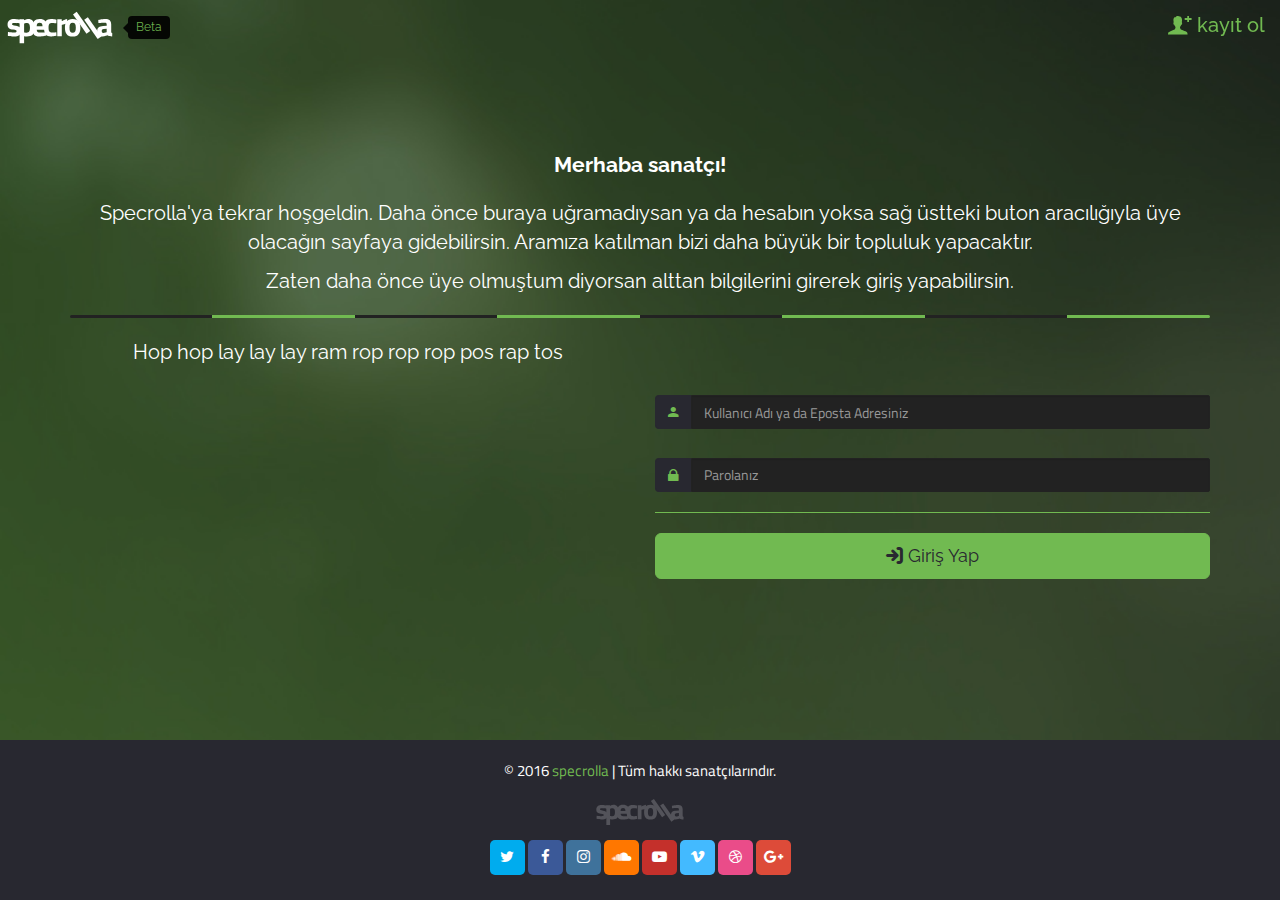
<file: login.html>
<!doctype html>
<!--
OE8Z8G8G8Z8Z8ZGZ8ZGZ8Z8Z8G8G8G8G8Z8Z8Z8ZGG8Z8Z8Z8Z8Z8G8ZGG8Z8GOZGZ8G8G8GGZ8GGZ8ZOG8Z8Z8G8Z8G8GOZ8Z8G8GGGOZOZ8G8ZGZ8G8Z8ZGG8Z8Z8Z8ZGZ8G8Z8ZGG8Z8Z8GOZOE
ZPN0N0qEq0q0N0qEq0qEqEq0q0q0N0q0qENENEN0NEqEN0q0N0NEq0N0N0NEqENEq0N0q0q0NEq0N0qEq0q0qEqEq0N0N0q0N0N0NEq0qEq0NEN0qEq0N0qEN0NEqENEq0qEN0N0q0qENENEq0qENq
8NGZ8EGZGZ8EGZGEGZZEGEGZGE8E8E8ZZE8EGEGEZEGEGZGEGZZEGEGEGZGZ8EZEZEGEGE8ZGEGEGZGEGEGEGEGZGEGZGEGZGEGZGEZEGEGZGZZEZEGE8EZE8EGE8EGZGZGEGZZEGEGE8EGEGZGE80
Z0EZZGZZZGEGEZEGZGEG0Z0GEG0GEGEZEZ0ZEG0GEZEGEZZGZGZG0ZEZEZEG0Z0GZZEZEGEG0GEGEZEZEZ0GEZZZEGEG0ZEZEZEZ0GEZZGEGEG0ZEZEGEZ0ZZZEG0ZEGEZEZEZEG0GEZEGEZEGEGEE
8qGEZEZEZ0GEGEGEGEGEGEG0GEGEGEG0GZGEGEZEZEGEZ0GEG0GEGZZZZEZEZZG0G0GEG0GZGEGEGZGEGEG0GZZEGEGEGEGZ8ZZEZZGEZEGEGEGZGEZEZEZEGEGEZEG0GEG0GEGEGEG0Z0ZEGEGZGq
Z0ZGEGEZZGEZEZEGZZ0G0GEGEGZGEGEZEGEG0ZEG0GEZEZEGEZEGEGZZEGEGEZEGEZEGEZEGEZ0ZEG0ZEZEZZG0GEZEGEOO@BOZGEGEGEG0ZEGEGEZEGEGEGEG0GEG0GEGEG0GEG0ZEGEGEGEGE8ZE
8NGZZEG0G0GEGEGEZEGEGZZ0ZEZ0GEZ0G0ZEZ0Z0GZGEG0ZZGZGEGEGEZEG0G0ZEGZG0G0GZGEGEGEGZGZZEZ0GEGEGGBB@52@BGGZGEGEZ0ZEGEG0GEGEZ0GZGEGEZEZZGEGEGEZEGEGEGEZEGZ8N
Z0EGEZEZ0ZZGEZEZZG0ZEZ0GEGEGEZEGEGZGEGEGEGEGEGZGEGEZEGEGEGEGEGEGEZEGZGEGEZEGEZEG0GZGEGEGZGZMOu.  vB@GGEGEZEZEZEZEZZGEZEGEGEGEZEGZZZGEZZGEZEG0GEZ0GEZEE
ONGEGEZEGZGZZZGEGEGEZZGEG0ZEG0GZZEZ0G0ZEGZGEGEGEZZGZZEZEGZZZGEGEZEGEGZGEZEGZGEG0Z0G0ZEG0GEME      :B@8G0ZEGEGZGZZZGEGEGEG0GEG0G0G0GEZZZ0GEGEGEGZZ0GEGq
GEEGZZEZZZEZ0GE8Z8G8Z8E8E8Z8ZGZZE8Z8Z8ZZEGEGEGZGZGZ8ZGEZ0G0GE8GGGGZGEGZ8E8Z8ZGEGEGZ8EGEGZ8G@N      .B@OGZ8ZOM@BOZ80GEGEG0Z0ZEGZGZGZ8EGZGEZEGEG0ZEZEGEE
ONGEZZZEG0GZ8OBB@@@B@BBMMMBMBMMOMB@B@BMOOZGZOOBB@B@B@MMG8ZOGMB@B@B@BMMM8MMBMBOOGOOMBM8MM@B@B@@i ...  G@OO8BB@juBBGGEZ0G0GEGZOOBM@B@B@B@MOZ8ZGEGEG0GEG0
GEEGZGEGEGZBB@BOqPXEZMB@@BB@BMB@BMqPq8B@BMOMB@BOqqP0ZBB@BBB@@M0NXEZMB@B@MBMBMBB@B@MPB@B@8EXq0@Bj ...  1@BBGv   7B@GG0GEGE88@B@BB8EPPPEG@@@O8ZZZGEG0GEE
8N8EG0GZG8@BJ.          .     :r       .j@@Bu.        .7@BP:          .B     i@kr.  F1,        i.....  7@M      :B@8GEZEGZ@r.           ,U@M8EGEZZZEGN
ZEEGEGEGZ@Z                              ,Z.             :             @     .                   .....  :@B      .B@O8ZG0OB               i@OGEZZGE8ZE
8q8EGEGZM@      ::i::..   ...   .::.  .     .  .vYJ7. .   . .   :::,. ,B  ...     . ...  :7r;   .......  .@B:   .  0@O8EGZ@r.:iirr777  ..  q@ZZZZEGZ8N
Z0EZEGEGMZ  .. JB@B@B@B@B  .. ;@B@B@8  ...... :@B@B@B, .....  O@B@@@B@B@  ..   :7F....  O@@@B@r .....  .   @@7   .  2@MOEG8@B@B@B@B@BM ... J@OEGEGEGEE
8q8ZGZGEBO  ... i7uk8B@B@  .. 7BMOMM@F  ..... NB@B@B@j ..... F@MO8OGOO@B  .. :@B@M  .. L@OO8OB@  .. iJ  .   EBF   .  7@BOZOB@B@BMZEqZU  .  Y@ZGEG0GEGN
ZEZGEGZG8@i            iu. .. i@GGZ8BB  .....          ..... OB8ZGE8EGM@  .. iBBBJ ... NBOEGEMB, .. .@U  .   uBM   .  :@BMBMr.         ... uBOEGEG0GEE
GqZZG0GE8M@u.             ... rBOZZZ@M  ......          ...  Z@ZGEZ0ZZBB  .. :@O@L  .  X@GG08M@. ..  B@X      ;@@   .  .@BP            ... J@GGEGEGEGq
Z0EG0ZEGZOM@B@0FL7:,  ....... r@O8ZMB8 ...... r17v777vYi ... qBMGOG8GOB@  .. :BO@5  .. uBMG88@B  .. .@B@O      .B@,  .   B.  .  FMM@BM ... uB8EZZGEZZE
ONGEGZGE88@B@B@B@B@B@. ...... v@@@@B@:  ..... 7@@B@B@B@@  .. ,@B@@@@@B@B  .. :@OBM  .. .@B@@@B1 ... 7@O8@B,     .B@i  .     .. r@B@B@@  .. 1@8GEZEGE8q
G0EGEGEGG@i :irLLuuUr  ...... :k2S2Y.  .   ... ,v225uuu1....   rLjLY7ir@  .. :@O8@7  .  .uSq1;      MBZ8G@Bi  i0BMB@J  ....... .XBGqk7 ... rBBZZEG0GZE
8qG0ZEZEOB                ....            :                            @     :@88M@i               E@8GEGGBB18@BMZ8O@P  .......             .BOEZEZEG0
Z0EGZZEG8@.            .r. ...          :@BL              :            B     .BOE8M@X:           7B@880GE8ZOBB8OZGEGO@M   ..          :      @GGEZEGZE
8NG0GZZEGOM8Gk5Yv777YUZ@@  .. iSvrrrLuEB@BBB@Z5Lv777jUP0MB@B0uL777jUPEMBkFPXFkBZGEOO@BBPUv777LF8@BB8GEZEGEGZGZ8ZGEGE8O@@,     :v77JFOB@BNJviJM8EGEZZGN
ZEEZ0Z0ZEOO@B@B@B@B@B@@@M  .. v@B@B@@@BB88ZOO@@@B@B@B@B@BBMMB@B@B@B@B@MMB@B@BBGGEGZGZOM@B@B@B@B@OOZGEZ0GZZ0GZGEZEZEZEG8@B;  rMB@B@B@BMOBB@B@BOZGZZEGEE
8NGZZEG0GEGZGZ8G8GOZ8ZOBM  .. rBMGO88ZGZGZGE8ZGGOGOZ8G8GGE8E8ZO8O8OGGEGZ8G8G8ZGEG0GEGEGZ8GO88G8ZGEZEGEG0GEGZGEGZGZGZGE8GBBSM@@M8O8OZGE8ZGGOZ8EZZGEGEGN
GEZGEGEZEZ0GEZEZZGEGEGE@O  .  i@GGZZEGZZ0ZEG0GEGEGEZEGEGEZEGZGEG0GEGEZEGEZEG0GZGEGEGZZZGEGEGEGEGEGEGZGEGEZ0ZEZEGZG0G0ZE8GMBBG8E8ZZEZEGEZ0ZEGEGZZEZEGZE
8NGEZEGEGEZ0ZEGEGEGEGE8M8     :B8EG0GZGEZZG0GEGEGEGEGEZ0GZZ0GEGEZEGEG0GEZEGEZ0GZGEGEGEGEZEGEGEGEZEGEGZGEGEGZGEGEZZGEGEG0ZEGZGEGEZ0ZEZEZEGEZEGEGEGEZEGN
Z0ZGZZEGZZ0GZGEZEG0GEGZM8vLjYv1BZGZZZZEZ0ZEGEZEGEGZGEZEZ0G0GEGEZZGZGEZEGEG0ZEZEG0GEGEZEGZGZGEGEZEZ0GZGEZEGEZZZZGEZ0ZEGEGEGEGEGZGEGEZEGEGEZEG0GEGEGEZZE
ONGZGEG0G0GEGEZZZEG0GZGZMB@B@B@88EGZZEGEGEGEGEG0GEZEGZGEGEZ0ZEZ0ZEGZGZG0ZEGEGEZEZEZ0GEGEGZZ0ZEZZZEG0GEGEZEGEG0ZZZEG0GEZEG0GEGEGEZEGZZZG0GEGEGEZEG0GEG0
ZEEGZZEZEZEZZGEZ0ZZGZZEGZ8Z8GOG8EGEGEGZGEGEG0GEGZGZGEGZGEGEGEG0GZGEZEGEZZGEGEGEGZZZGEGEGEZ0GEZEGEGEZEZZGEGEG0GZZ0GEZEZZGEGEGEG0GEG0G0G0G0GEGEGZZZG0GE0
8NGZGEZEGE8EGEGEGE8EZE8ZZEG0ZEGEGZ8EZE8EGZZE8E8EGEGEGE8ZGEZEGZGEGEGZGZGEGEGEGEGE8ZGEGEZEGEZEGZGEGEZEGEZEGEZEGEGEZE8Z8ZGEGEGE8EGEGEGZGE8Z8EZE8EGE8ZGEGN
ZEZ8ZGZGE8E8ZGEGZGE8ZGE8EGEGE8Z8Z8E8E8ZGE8EGZGZGEGEGEGZGEGZ8Z8Z8E8EGE8EGEGEGZGEGZ8ZGE8EGZGZGE8ZGZ8EGE8EGEGEGEGEGE8EGZ8ZGE8ZGEGEGZGEGEGEGZGEGZ8EGEGE8GE
OXZNENENENENE0ENENZN00ZNZqZ0ENEq00Z0E0Z0E0ENEN0qZ0E00N0NE0ENE000ENEN0qZqEN0NZN00Z0ENENZN0NENENE000EqENEq0NZNE0E00NENZNENZNENENEq0qENE0ZNENEqENEq0NENZP
-->
<html lang="tr">
  <head>
    <meta charset="utf-8">
    <meta http-equiv="X-UA-Compatible" content="IE=edge">
    <meta name="viewport" content="width=device-width, initial-scale=1">
    <title>Specrolla</title>

    <link href="public/assets/css/style.css?v=0.1" rel="stylesheet">
    <!--[if lt IE 9]>
      <script src="https://oss.maxcdn.com/html5shiv/3.7.2/html5shiv.min.js"></script>
      <script src="https://oss.maxcdn.com/respond/1.4.2/respond.min.js"></script>
    <![endif]-->
  </head>
  <body class="login-body">
  <header>
    <nav class="navbar navbar-default navbar-fixed-top transnav">
  <div class="container-fluid">
    <!-- Brand and toggle get grouped for better mobile display -->
    <div class="navbar-header">
      <button type="button" class="navbar-toggle collapsed" data-toggle="collapse" data-target="#navrolla" aria-expanded="false">
        <span class="sr-only">Navigasyona geç</span>
        <span class="icon-bar"></span>
        <span class="icon-bar"></span>
        <span class="icon-bar"></span>
      </button>
      <a class="navbar-brand loga" href="#" data-toggle="tooltip" data-placement="right" data-title="Beta">specrolla</a>
    </div>

    
      
      <ul class="nav navbar-nav navbar-right" id="navrolla">
        <li><a href="#"><i class="icon-new_user"></i> Kayıt Ol</a></li>
      </ul>
  </div><!-- /.container-fluid -->
</nav>
</header>
<main>
  <div class="container">
    <p class="lead"><strong>Merhaba sanatçı!</strong></p>
    <p>Specrolla'ya tekrar hoşgeldin. Daha önce buraya uğramadıysan ya da hesabın yoksa sağ üstteki buton aracılığıyla üye olacağın sayfaya gidebilirsin. Aramıza katılman bizi daha büyük bir topluluk yapacaktır. </p>
    <p>Zaten daha önce üye olmuştum diyorsan alttan bilgilerini girerek giriş yapabilirsin. </p>
    <hr class="specrobar" />
    <div class="row">
      <div class="col-md-6">Hop hop lay lay lay ram rop rop rop pos rap tos</div>
      <div class="col-md-6">
      <br /><br />
      <form action="" method="post">
          <div class="input-group">
            <span class="input-group-addon" id="username"><i class="ion-android-person" data-toggle="tooltip" data-placement="left" data-title="Kullanıcı Adı"></i></span>
            <input type="text" class="form-control" aria-describedby="username" name="username" placeholder="Kullanıcı Adı ya da Eposta Adresiniz" required>
          </div>
          &nbsp
          <div class="input-group">
            <span class="input-group-addon" id="userpass"><i class="ion-locked" data-toggle="tooltip" data-placement="left" data-title="Parola"></i></span>
            <input type="password" class="form-control" aria-describedby="userpass" name="userpass" placeholder="Parolanız" required>
          </div>

          <hr>
          
          <button class="btn btn-specro-green btn-block btn-lg" type="submit"><i class="icon-signin"></i> Giriş Yap</button>

        </form>
        </div>
    </div>
  </main>
  <footer>
  <div class="container-fluid">
    <div class="row">
      <div class="col-md-12 col-lg-12 col-sm-12 col-xs-12">
      <p>&copy 2016 <a href="#">specrolla</a> | Tüm hakkı sanatçılarındır.</p>
      </div>
    </div>
    <div class="row">
      <div class="col-lg-12 col-md-12 col-xs-12 col-sm-12">
            <div class="foot" data-toggle="tooltip" data-placement="right" data-title="bir koalapix. mahsulü">specrolla</div>
            <br />
            <div class="social">
    <a target="_blank" href="https://www.twitter.com/specrolla" class="icon-twitter"></a>
    <a target="_blank" href="https://www.facebook.com/specrolla" class="icon-facebook"></a>
    <a target="_blank" href="https://www.instagram.com/specrolla" class="icon-instagram"></a>
    <a target="_blank" href="https://soundcloud.com/specrolla" class="icon-soundcloud"></a>
    <a target="_blank" href="http://www.youtube.com/channel/UCisl394d3OOrbTIxTPCdpSA" class="icon-youtube"></a>
    <a target="_blank" href="https://vimeo.com/specrolla" class="icon-vimeo"></a>
    <a target="_blank" href="https://dribbble.com/specrolla" class="icon-dribbble"></a>
    <a target="_blank" href="https://plus.google.com/113960544289728888924/" class="icon-gplus"></a>
      </div>
            </div>
  </footer>
    <script src="public/assets/js/jquery.js"></script>
    <script src="public/assets/js/bootstrap.min.js"></script>
    <script type="text/javascript">
      $(function () {
  $('[data-toggle="tooltip"]').tooltip();
})
    </script>
  </body>
</html>
</file>
<file: public/assets/css/style.css>
@import url(bootstrap.min.css);
@import url(mfg-icons.css);
@import url(ionicons.css);
@import url(https://maxcdn.bootstrapcdn.com/font-awesome/4.5.0/css/font-awesome.min.css);
@import url(https://fonts.googleapis.com/css?family=Raleway:400,300,500,700,800|Titillium+Web:400,700,600,900,300,200|Passion+One:400,700,900&subset=latin,latin-ext);

/*

specrolla style file
koalapix.

#282830 - dark
#71ba51 - green

font-family: 'Raleway', sans-serif;
font-family: 'Titillium Web', sans-serif;
font-family: 'Passion One', cursive;

*/
::selection {
  background : #71ba51;
}
::-moz-selection {
  background : #71ba51;
}

@charset "UTF-8";
body {
	font-family: 'Titillium Web', sans-serif;
    display: flex;
    min-height: 100vh;
    flex-direction: column;
    background-color: #eee;
    color: #282830;
  }

  main {
    flex: 1 0 auto;
  }

a {
        color: #71ba51;
        -webkit-transition: all 0.2s ease-in-out;
        -moz-transition: all 0.2s ease-in-out;
        -o-transition: all 0.2s ease-in-out;
        transition: all 0.2s ease-in-out;
        text-decoration: none !important;
    }

    a:hover, a:focus{

        color: #fff;
    }



.navbar {
	font-family: 'Raleway', cursive;
    margin-bottom: 0;
    background-color: #282830;
    z-index: 9999;
    border: 0;
    font-size: 20px !important;
    line-height: 1.42857143 !important;
    text-transform: lowercase;
    border-radius: 0;
    -webkit-transition: all 0.2s ease-in-out;
    -moz-transition: all 0.2s ease-in-out;
    -o-transition: all 0.2s ease-in-out;
    transition: all 0.2s ease-in-out;
}

.navbar li a, .navbar .navbar-brand {
    color: #71ba51 !important;
    font-weight: 500;
    -webkit-transition: all 0.2s ease-in-out;
    -moz-transition: all 0.2s ease-in-out;
    -o-transition: all 0.2s ease-in-out;
    transition: all 0.2s ease-in-out;
}

.transnav {
    background-color: transparent;
}

.navbar li a:hover, .navbar:hover .navbar-brand:hover {
    color: #fff !important;
}

.navbar-nav li a:hover, .navbar-nav li.active a {
    color: #fff !important;
}

.navbar-default .navbar-toggle {
    border-color: transparent;
    color: #fff !important;
}

.open .dropdown-toggle {
    color: #222222 ;
    background-color: #222222 !important;
}

.dropdown-menu {
    background-color: #282830 !important;
}

.dropdown-menu li a {
    color: #71ba51 !important;
    background-color: #282830 !important;
}

.dropdown-menu li a:hover {
    background-color: #71ba51 !important;
    color: #282830 !important;
}

.dropdown-menu li a:focus {
    background-color: #71ba51 !important;
    color: #282830 !important;
}

.divider {
  background-color: #71ba51 !important;
}


.no-letter-spacing{
	letter-spacing: 0;
}

.loga{
	display: block;
    text-indent: -9999px;
    width: 120px;
    height: 55px;
    background: url(../img/logo.svg);
    background-size: 120px 55px;
}

.loga:hover, .loga:focus{
	display: block;
    text-indent: -9999px;
    width: 120px;
    height: 55px;
    background: url(../img/logo2.svg);
    background-size: 120px 55px;
}
/* HEADER BANNER*/

.head-panel{

    background: #282830 url(../img/login.jpg) no-repeat 0 0;
    background-size: cover;
    font-family: 'Raleway', cursive;
    font-size: 25px;
    color: #fff;
    height: 360px;
    width: 100%;
    padding: 60px 50px 50px 50px;
}

.login-body{

    background: #282830 url(../img/login.jpg) no-repeat 0 0;
    text-align: center;
    background-size: cover;
    font-family: 'Raleway', cursive;
    font-size: 20px;
    color: #fff;
    height: 100%;
    width: 100%;
    padding-top: 150px;

}

.talebe-box:hover{

        color: #282830;
        text-shadow: 0 0 4px #282830;
        -webkit-box-shadow: inset 0px 0px 118px 0px rgba(0,0,0,0.75);
        -moz-box-shadow: inset 0px 0px 118px 0px rgba(0,0,0,0.75);
        box-shadow: inset 0px 0px 118px 0px rgba(0,0,0,0.75);
}

/* OTHER ELEMENTS */

.specrobar {
  height: 3px;
  border-top: 0;
  background: #222222;
  border-radius: 2px;
  background-image: -webkit-linear-gradient(left, #222222, #222222 12.5%, #71ba51 12.5%, #71ba51 25%, #222222 25%, #222222 37.5%, #71ba51 37.5%, #71ba51 50%, #222222 50%, #222222 62.5%, #71ba51 62.5%, #71ba51 75%, #222222 75%, #222222 87.5%, #71ba51 87.5%, #71ba51);
  background-image: -moz-linear-gradient(left, #222222, #222222 12.5%, #71ba51 12.5%, #71ba51 25%, #222222 25%, #222222 37.5%, #71ba51 37.5%, #71ba51 50%, #222222 50%, #222222 62.5%, #71ba51 62.5%, #71ba51 75%, #222222 75%, #222222 87.5%, #71ba51 87.5%, #71ba51);
  background-image: -o-linear-gradient(left, #222222, #222222 12.5%, #71ba51 12.5%, #71ba51 25%, #222222 25%, #222222 37.5%, #71ba51 37.5%, #71ba51 50%, #222222 50%, #222222 62.5%, #71ba51 62.5%, #71ba51 75%, #222222 75%, #222222 87.5%, #71ba51 87.5%, #71ba51);
}

hr{
    border-color: #71ba51;
}

.tooltip {

    font-family: "Raleway", Helvetica, Arial, sans-serif;
    
    }

.tooltip-inner {
    color: #71ba51;
}

.badge {

  color: #282830;
  background-color: #71ba51;

}

.dropdown-toggle .badge {

  color: #fff;
  background-color: #ec1c24;
  -webkit-transition: all 0.2s ease-in-out;
  -moz-transition: all 0.2s ease-in-out;
  -o-transition: all 0.2s ease-in-out;
  transition: all 0.2s ease-in-out;

}

.dropdown-toggle:hover .badge {

  color: #282830;
  background-color: #fff;

}

.dropdown-toggle:hover .badge {

  color: #282830;
  background-color: #fff;

}

/* INPUT ELEMETS */

.input-group-addon{
    color: #71ba51;
    background-color: #282830;
    border: 1px solid #282830;

}

.form-control {
    font-family: 'Titillium Web', sans-serif;
    color: #71ba51;
    background-color: #222222;
    border: 1px solid #222222;
    border-radius: 2px;
    -webkit-box-shadow: inset 0 1px 1px rgba(0, 0, 0, .075);
    box-shadow: inset 0 1px 1px rgba(0, 0, 0, .075);
    -webkit-transition: border-color ease-in-out .15s, -webkit-box-shadow ease-in-out .15s;
    -o-transition: border-color ease-in-out .15s, box-shadow ease-in-out .15s;
    transition: border-color ease-in-out .15s, box-shadow ease-in-out .15s
}

.form-control:hover {
    border-color: #71ba51;
}

.form-control:focus {
    border-color: #71ba51;
    outline: 0;
    -webkit-box-shadow: inset 0 1px 1px rgba(0, 0, 0, .075), 0 0 8px rgba(113, 186, 81, .6);
    box-shadow: inset 0 1px 1px rgba(0, 0, 0, .075), 0 0 8px rgba(113, 186, 81, .6)
}

/* BUTTONS */

.btn{
    -webkit-transition: all 0.3s ease-in-out;
    -moz-transition: all 0.3s ease-in-out;
    -o-transition: all 0.3s ease-in-out;
    transition: all 0.3s ease-in-out;
}

.btn-specro-green {
    color: #282830;
    background-color: #71ba51;
    border-color: #71ba51
}

.btn-specro-green:hover {
    color: #71ba51;
    background-color: #282830;
    border-color: #282830;
}

.btn-specro-green:focus,.btn-specro-green.active {
    color: #fff;
    background-color: #222222;
    border-color: #222222
}



/* FOOTER */

footer{
    display: block;;
    font-family: 'Titillium Web', sans-serif;
    width: 100%;
    padding: 20px 10px 20px 10px;
    background-color: #282830;
    color: #fff;
    font-size: 15px;
}

.foot{
    opacity: 0.2;
    display: inline-block;
    text-indent: -9999px;
    width: 100px;
    height: 40px;
    background: url(../img/logo2.svg);
    background-size: 100px 40px;
    -webkit-transition: all 0.2s ease-in-out;
    -moz-transition: all 0.2s ease-in-out;
    -o-transition: all 0.2s ease-in-out;
    transition: all 0.2s ease-in-out;
}

.foot:hover{
    opacity: 1;
}

/* FOOTER SOCIAL */

div.social {
  width: 100%;
  text-align: center;
  top: 50%;
  margin-top: -17px;
  text-shadow: none;
  padding-top: 25px;
}

div.social a {
  width: 35px;
  height: 35px;
  display: inline-block;
  border-radius: 5px;
  font-family: "fontawesome";
  font-style: normal;
  font-weight: normal;
  text-decoration: none;
  color: #fff;
  transition: background-color .2s linear, color .2s linear;
}
div.social a:before {
  width: inherit;
  height: inherit;
  display: table-cell;
  text-align: center;
  vertical-align: middle;
}
div.social a.icon-twitter {
  background-color: #00acee;
}
div.social a.icon-twitter:before {
  content: "\f099";
}
div.social a.icon-twitter:hover {
  background-color: #fff;
  color: #00acee;
}
div.social a.icon-facebook {
  background-color: #3b5998;
}
div.social a.icon-facebook:before {
  content: "\f09a";
}
div.social a.icon-facebook:hover {
  background-color: #fff;
  color: #3b5998;
}
div.social a.icon-instagram {
  background-color: #3f729b;
}
div.social a.icon-instagram:before {
  content: "\f16d";
}
div.social a.icon-instagram:hover {
  background-color: #fff;
  color: #3f729b;
}
div.social a.icon-soundcloud {
  background-color: #ff7700;
}
div.social a.icon-soundcloud:before {
  content: "\f1be";
}
div.social a.icon-soundcloud:hover {
  background-color: #fff;
  color: #ff7700;
}
div.social a.icon-youtube {
  background-color: #c4302b;
}
div.social a.icon-youtube:before {
  content: "\f16a";
}
div.social a.icon-youtube:hover {
  background-color: #fff;
  color: #c4302b;
}
div.social a.icon-vimeo {
  background-color: #43baff;
}
div.social a.icon-vimeo:before {
  content: "\f27d";
}
div.social a.icon-vimeo:hover {
  background-color: #fff;
  color: #43baff;
}
div.social a.icon-dribbble {
  background-color: #ea4c89;
}
div.social a.icon-dribbble:before {
  content: "\f17d";
}
div.social a.icon-dribbble:hover {
  background-color: #fff;
  color: #ea4c89;
}

div.social a.icon-gplus {
  background-color: #dd4b39;
}
div.social a.icon-gplus:before {
  content: "\f0d5";
}
div.social a.icon-gplus:hover {
  background-color: #fff;
  color: #dd4b39;
}
</file>
